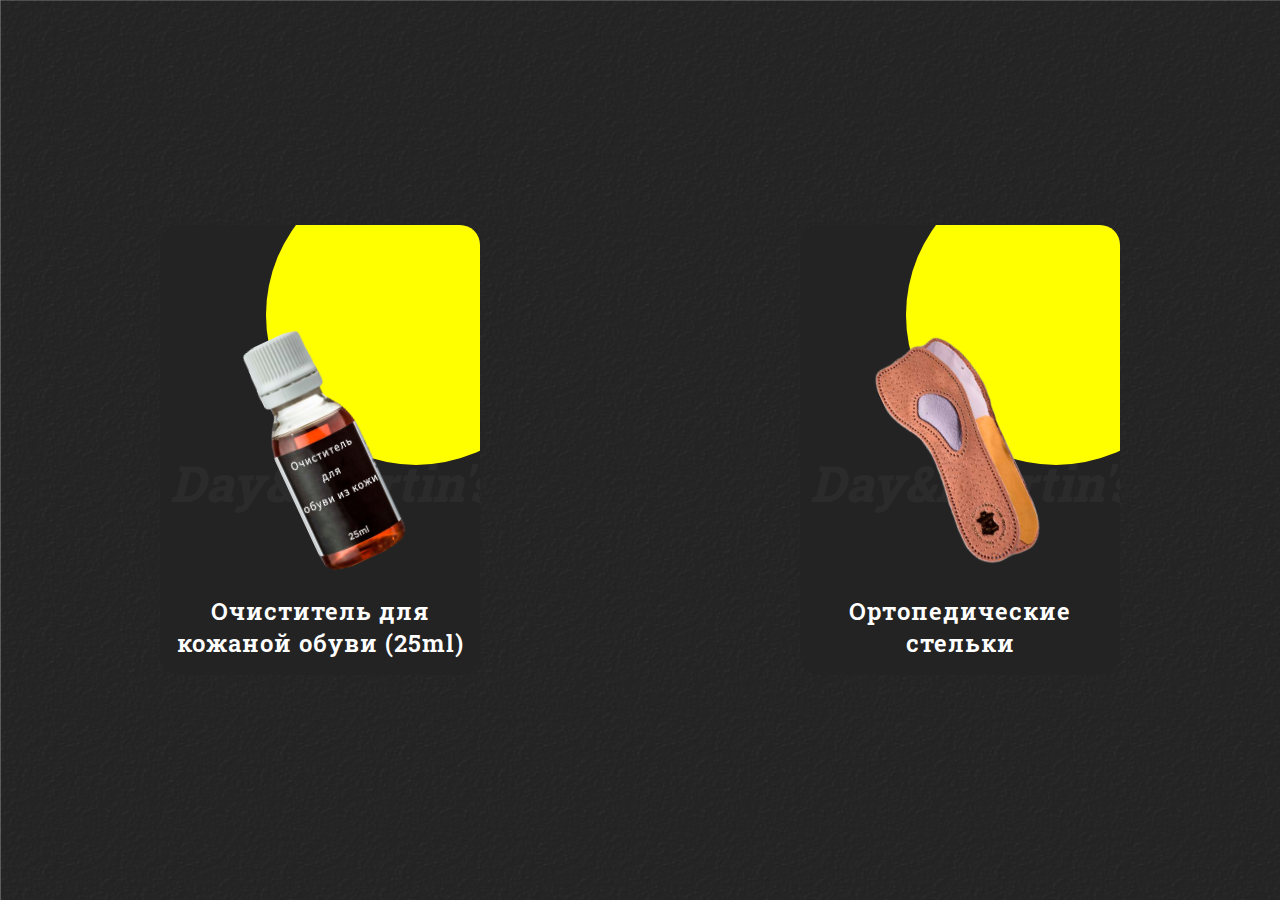
<file: index.html>
<!DOCTYPE html>
<html lang="en">
<head>
    <meta charset="UTF-8">
    <meta http-equiv="X-UA-Compatible" content="IE=edge">
    <meta name="viewport" content="width=device-width, initial-scale=1.0">
    
    <link rel="preconnect" href="https://fonts.gstatic.com">
    <link href="https://fonts.googleapis.com/css2?family=Roboto+Slab:wght@300;400;500&display=swap" rel="stylesheet"><link href="./style.css" rel="stylesheet">
    <title>Карточки товаров</title>
</head>
<body>
    <div class="container">
        <div class="card">
          <div class="imgBx">
            <img src="images/udfrf3m6c0v62nz_17f8b2d7.png" alt="Средство для чистки кожи">
          </div>
          <div class="contentBx">
            <h2>Очиститель для кожаной обуви (25ml)</h2>
        
            <a  href="#" id="clean">Купить</a>
          </div>
        </div>
        <div class="card">
            <div class="imgBx">
              <img src="images/st.png" alt="Кожаная ортопедическая стелька">
            </div>
            <div class="contentBx">
              <h2>Ортопедические стельки</h2>
          
              <a href="#" id="shoes">Купить</a>
            </div>
          </div>
      </div>
      <script src="./src/app.js"></script>
</body>
</html>
</file>
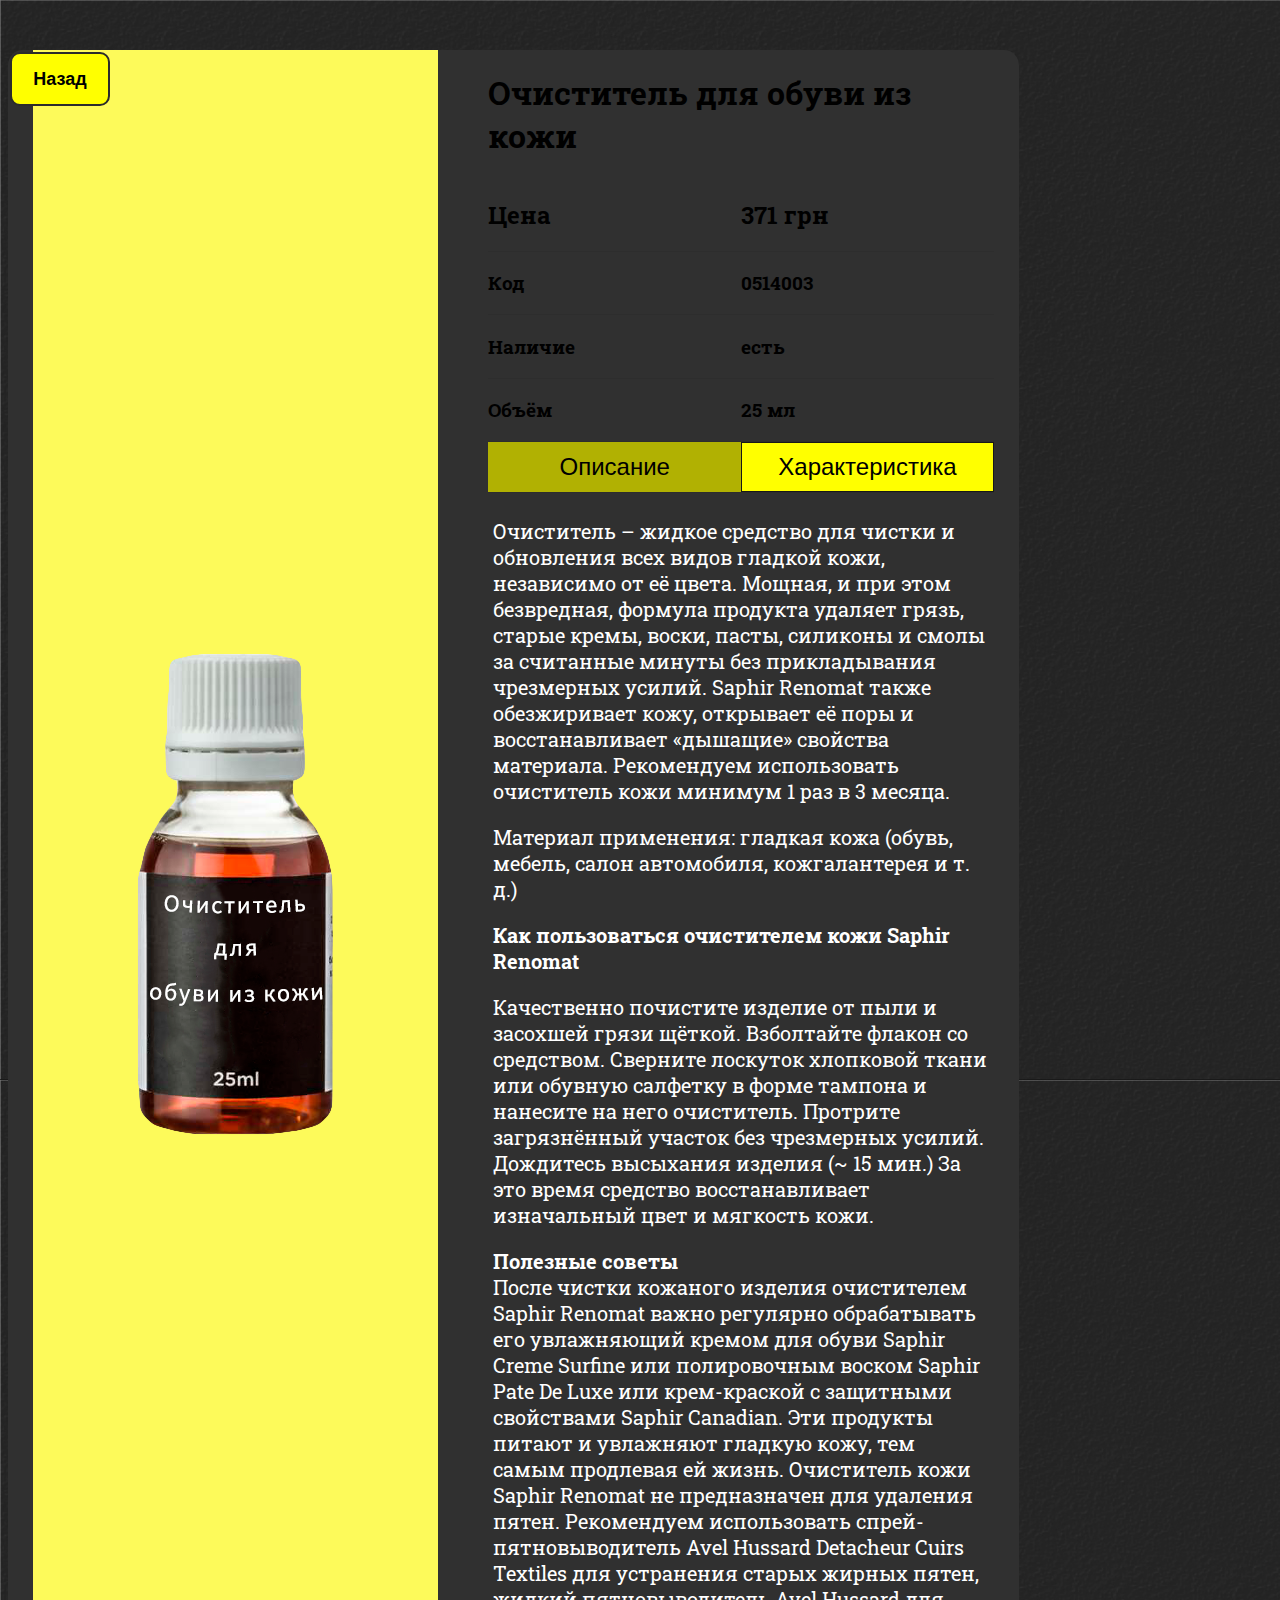
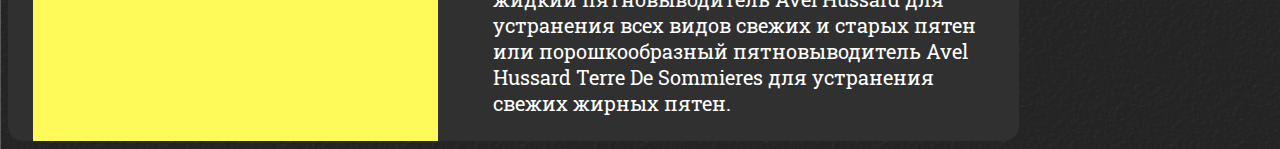
<file: ind.html>
<!DOCTYPE html>
<html lang="en">
<head>
    <meta charset="UTF-8">
    <meta http-equiv="X-UA-Compatible" content="IE=edge">
    <meta name="viewport" content="width=device-width, initial-scale=1.0">
    <link rel="preconnect" href="https://fonts.gstatic.com">
    <link href="https://fonts.googleapis.com/css2?family=Roboto+Slab:wght@300;400;500&display=swap" rel="stylesheet"><link href="./style.css" rel="stylesheet">
    <title>Document</title>
</head>
<body>
    <div class="bg-d">
        <button id="del" class="back">Назад</button>
        <div class="bg-i">
        <img src="./images/udfrf3m6c0v62nz_17f8b2d7.png" alt="photo">
        </div>
        <div class="bg-c">
        <h1>Очиститель для обуви из кожи</h1>
        
        <div class="bg-t">
        <div class="bg-t-child"><h2>Цена</h2><h2>371 грн</h2></div>
        <div class="bg-t-child"><h3>Код</h3><h3>0514003</h3></div>
        <div class="bg-t-child"><h3>Наличие</h3><h3>есть</h3></div>
        <div class="bg-t-child"><h3>Объём</h3><h3>25 мл</h3></div>
        <div class="bg-t-child"><button class="btn-opt btn-opt-on">Описание</button><button class="btn-opt">Характеристика</button></div>
        <div class="bg-t-child-p">
        <p class="bg-p">Очиститель – жидкое средство для чистки и обновления всех видов гладкой кожи, независимо от её цвета. Мощная, и при этом безвредная, формула продукта удаляет грязь, старые кремы, воски, пасты, силиконы и смолы за считанные минуты без прикладывания чрезмерных усилий. Saphir Renomat также обезжиривает кожу, открывает её поры и восстанавливает «дышащие» свойства материала.
        Рекомендуем использовать очиститель кожи минимум 1 раз в 3 месяца.
        
    
       
        </p>
        <p>Материал применения: гладкая кожа (обувь, мебель, салон автомобиля, кожгалантерея и т. д.)</p>
        <p><strong>Как пользоваться очистителем кожи Saphir Renomat</strong></p>
        <p>Качественно почистите изделие от пыли и засохшей грязи щёткой.
        Взболтайте флакон со средством.
        Сверните лоскуток хлопковой ткани или обувную салфетку в форме тампона и нанесите на него очиститель.
        Протрите загрязнённый участок без чрезмерных усилий.
        Дождитесь высыхания изделия (~ 15 мин.) За это время средство восстанавливает изначальный цвет и мягкость кожи.</p>
        <p> <strong>Полезные советы</strong><br>
        После чистки кожаного изделия очистителем Saphir Renomat важно регулярно обрабатывать его увлажняющий кремом для обуви Saphir Creme Surfine или полировочным воском Saphir Pate De Luxe или крем-краской с защитными свойствами Saphir Canadian. Эти продукты питают и увлажняют гладкую кожу, тем самым продлевая ей жизнь.
        Очиститель кожи Saphir Renomat не предназначен для удаления пятен. Рекомендуем использовать спрей-пятновыводитель Avel Hussard Detacheur Cuirs Textiles для устранения старых жирных пятен, жидкий пятновыводитель Avel Hussard для устранения всех видов свежих и старых пятен или порошкообразный пятновыводитель Avel Hussard Terre De Sommieres для устранения свежих жирных пятен.</p>
        </div>
    
        </div>
        
        
        </div>
        
        </div>
</body>
</html>
</file>
<file: style.css>
body{
  background-image: url(./images/bg.jpg);
  font-family: 'Roboto Slab', serif;
}
.back{
  position: absolute;
  left:2px;
  top:2px;
  width:100px;
  height:54px;
  border:2px solid rgb(43, 43, 43);
  border-radius: 10px;
  background-color:yellow;
  color:black;
  font-size:large;
  font-weight: 700;
}
.back:hover{
  cursor: pointer;
}

.bc{
  position: absolute;
  left:0;
  right: 0;
  top:0;
  
  background-image: url(./images/bg.jpg);
  font-family: 'Roboto Slab', serif;
  color:white;
  z-index: 999;
  display: flex;
  justify-content: center;
  align-items: center;

}
.bc * {
  font-family: 'Open Sans';
}
.btn-opt{
  border: 1px solid rgb(24, 24, 24);
  background-color:yellow;
  height: 50px;
  font-size:24px;
}
.btn-opt-on{
  border:none;
  background-color:rgb(177, 177, 2);
  
}
.btn-opt-on:hover{
  border:none;
  background-color:rgb(177, 177, 2);
  cursor: auto;
}
.btn-opt:hover{
  border: none;
  background-color:rgb(177, 177, 2);
  cursor: pointer;
}
.bg-p{
  
  word-wrap:break-word;
  width: 100%;
  font-style:normal;
}
.bg-d{
  background-color:rgb(48, 48, 48);
  position: relative;
  margin-top:50px;
  width: 80%;
  
  border-radius:15px;
  display: flex;
  flex-direction: row;
  flex-wrap: nowrap;
  justify-content:space-around;
}
.text-off{
  display: none!important;
}

.bg-i{

  
 background-color:rgb(253, 250, 90);
  width:40%;
  display: flex;
  justify-content: center;
  align-items:center;
}
.bg-i img{

}
.bg-c {
  
  display: flex;
  justify-content: center;
  align-items:center;
  flex-wrap:nowrap;
  flex-direction:column;
  width: 50%;
  
}
.bg-t{
  
  position: flex;
  flex-direction:column;
  justify-content: center;
}
.bg-t-child{
  display: flex;
  flex-direction:row;
  flex-wrap:nowrap;
  justify-content:left;
  align-items:center;
  border-bottom: 1px solid rgba(0, 0, 0, 0.055);
}
.bg-t-child *{
  width: 50%;
}

.container {
  position: absolute;
  left:0;
  right: 0;
  top:0;
  bottom:0;
    display: flex;
    flex-direction: row;
    flex-wrap: nowrap;
    justify-content:space-around;
    align-items: center;
 
  }
  
  .container .card {
    position: relative;
    width: 320px;
    height: 450px;
    background: #232323;
    border-radius: 20px;
    overflow: hidden;
  }
  
  .container .card::before {
    content: '';
    position: absolute;
    top: 0;
    left: 0;
    width: 100%;
    height: 100%;
    background: yellow;
    clip-path: circle(150px at 80% 20%);
    transition: 0.5s ease-out;
  }
  .bg-t-child-p{
    width:100%;
    padding: 5px;
    box-sizing: border-box;

    color:white;
    border-radius: 10px;
    font-size:20px;
  }
  
  .container .card:hover::before {
    clip-path: circle(300px at 80% -20%);
  }
  
  .container .card::after {
    content: "Day&Martin's";
    position: absolute;
    top: 50%;
    left: 10px;
    font-size: 50px;
    font-weight: 800;
    font-style: italic;
    color: rgba(255, 255, 255, 0.04);
  }
  
  .container .card .imgBx {
    position: absolute;
    top: 50%;
    transform: translateY(-50%);
    z-index: 998;
    width: 100%;
    height: 220px;
    transition: 0.5s;
  }
  
  .container .card:hover .imgBx {
    top: 0;
    transform: translateY(0);
  }
  
  .container .card img {
    position: absolute;
    top: 50%;
    left: 50%;
    transform: translate(-50%, -50%) rotate(-25deg);
    width: 100px;
    height:250px;
  }
  
  .container .card .contentBx {
    position: absolute;
    bottom: 0;
    width: 100%;
    height: 100px;
    text-align: center;
    transition: 1s;
    z-index: 10;
  }
  
  .container .card:hover .contentBx {
    height: 210px;
  }
  
  .container .card .contentBx h2 {
    position: relative;
    font-weight: 600;
    letter-spacing: 1px;
    color: #ffffff;
  }
  
  
  .container .card .contentBx .size,
  .container .card .contentBx .color {
    display: flex;
    justify-content: center;
    align-items: center;
    padding: 8px 20px;
    transition: 0.5s;
    opacity: 0;
    visibility: hidden;
  }
  
  .container .card:hover .contentBx .size {
    opacity: 1;
    visibility: visible;
    transition-delay: 0.5s;
  }
  .container .card:hover .contentBx .color {
    opacity: 1;
    visibility: visible;
    transition-delay: 0.6s;
  }
  
  .container .card .contentBx .size h3,
  .container .card .contentBx .color h3 {
    color: #ffffff;
    font-weight: 300;
    font-size: 14px;
    text-transform: uppercase;
    letter-spacing: 2px;
    margin-right: 10px;
  }
  
  .container .card .contentBx .size span {
    width: 26px;
    height: 26px;
    text-align: center;
    line-height: 26px;
    font-size: 14px;
    display: inline-block;
    color: #111111;
    background: #fff;
    margin: 0 5px;
    transition: 0.5s;
    border-radius: 4px;
    cursor: pointer;
  }
  
  .container .card .contentBx .size span:hover {
    background: yellow;
  }
  
  .container .card .contentBx .color span {
    width: 20px;
    height: 20px;
    background: #ff0;
    border-radius: 50%;
    margin: 0 5px;
    cursor: pointer;
  }
  
  .container .card .contentBx .color span:nth-child(2) {
    background: yellow;
  }
  
  .container .card .contentBx .color span:nth-child(3) {
    background: #03a9f4;
  }
  
  .container .card .contentBx .color span:nth-child(4) {
    background: #e91e63;
  }
  
  .container .card .contentBx a {
    display: inline-block;
    padding: 10px 20px;
    background: #fff;
    border-radius: 4px;
    margin-top: 10px;
    text-decoration: none;
    font-weight: 600;
    color: #111111;
    opacity: 0;
    transform: translateY(50px);
    transition: 0.5s;
  }
  
  .container .card:hover .contentBx a {
    opacity: 1;
    transform: translateY(0);
    transition-delay: 0.75s;
  }
</file>
